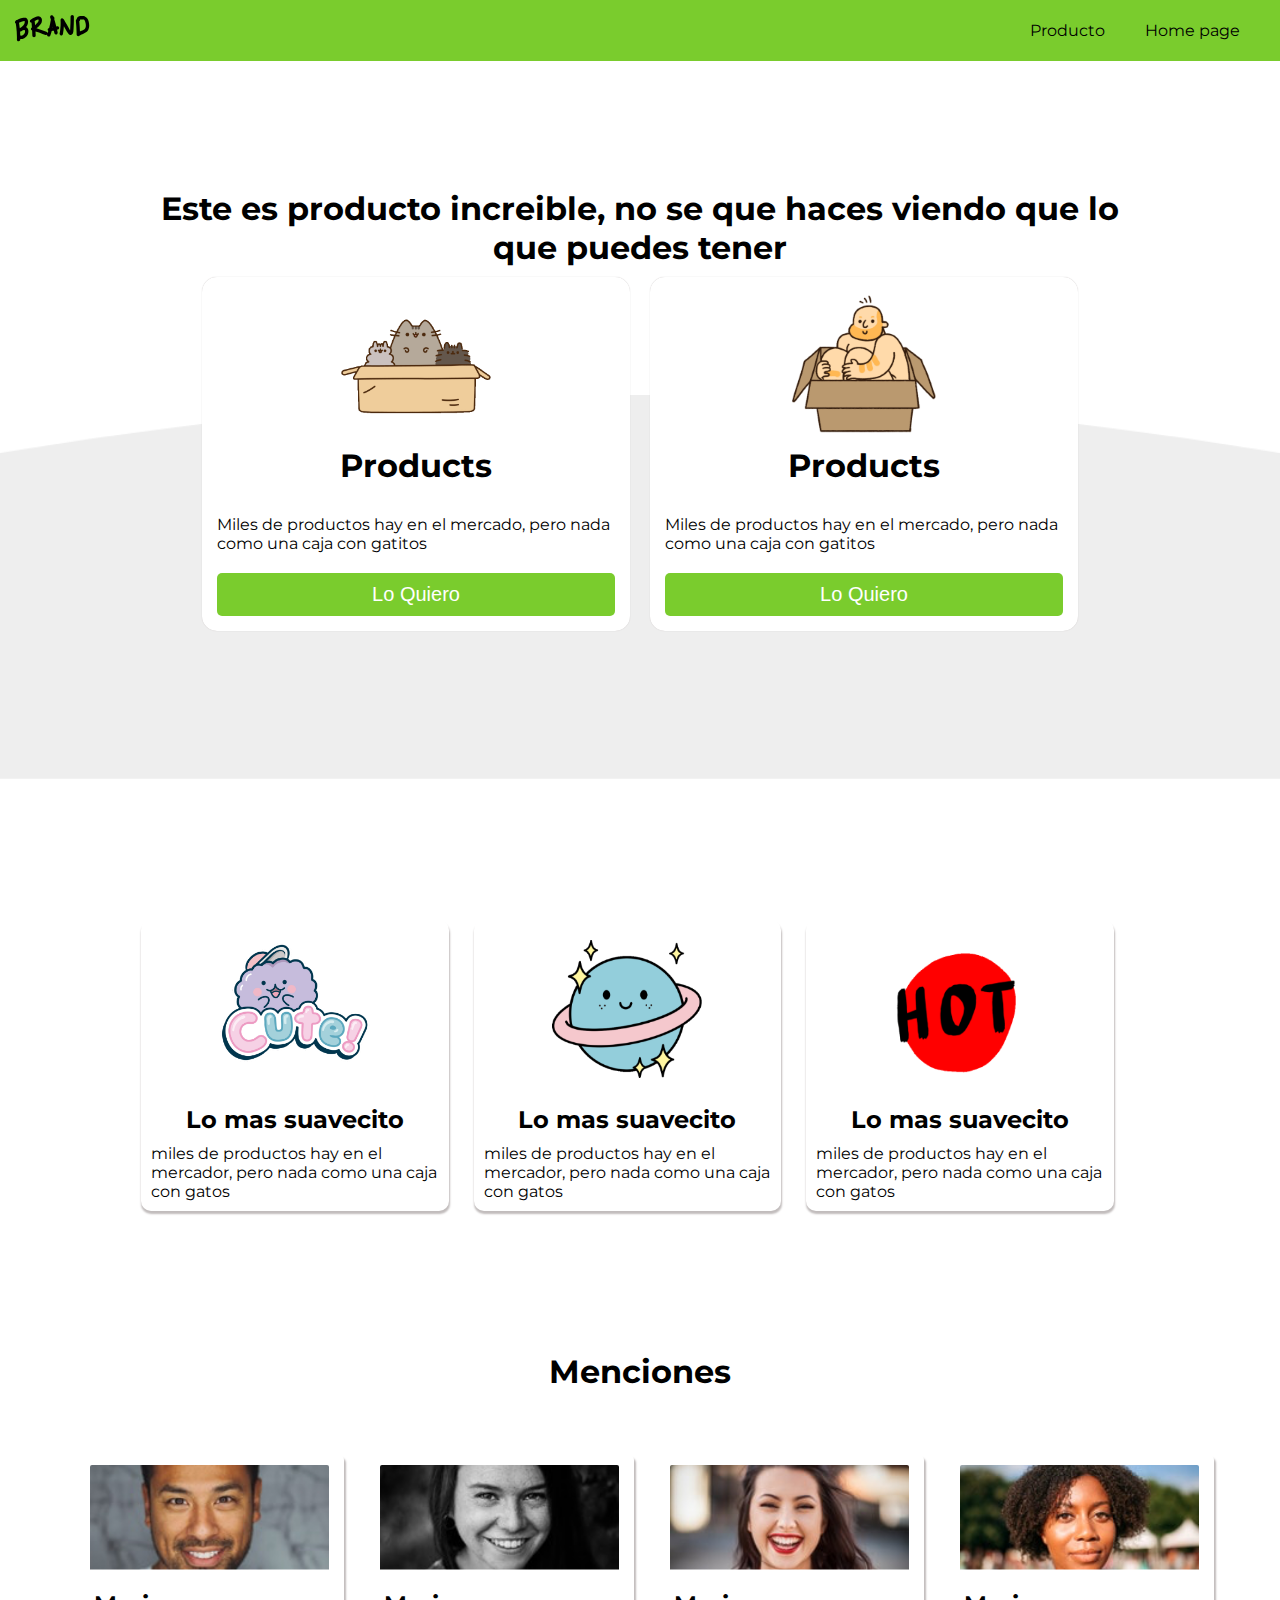
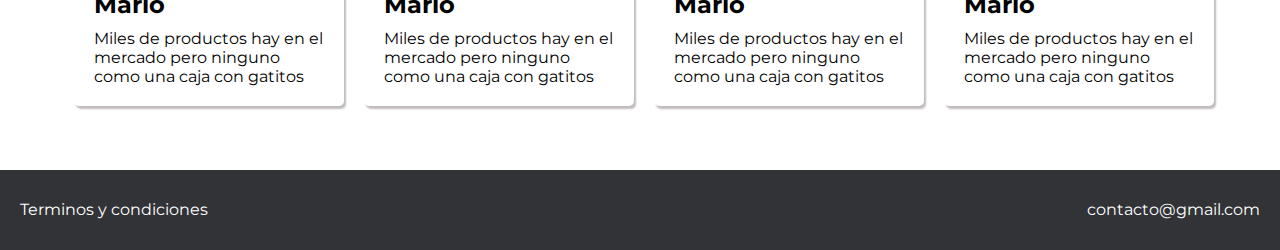
<file: index.html>
<!DOCTYPE html>
<html lang="en">

<head>
    <meta charset="UTF-8">
    <meta name="viewport" content="width=device-width, initial-scale=1.0">
    <link rel="shortcut icon" href="./img/box_cat.png" type="image/x-icon">
    <link rel="stylesheet" href="./css/style.css">
    <title>Brand</title>
    <link rel="stylesheet" href="https://cdnjs.cloudflare.com/ajax/libs/animate.css/4.1.1/animate.min.css" />
    <link rel="preconnect" href="https://fonts.gstatic.com">
    <link href="https://fonts.googleapis.com/css2?family=Montserrat:wght@300;400;700&display=swap" rel="stylesheet">
    <link rel="stylesheet" href="./css/mobile.css">
    <link rel="stylesheet" href="./css/animate.css">
</head>

<body>
    <header>
        <div class="container-navbar fadeDown ">
            <nav>
                <div class="container-navbar-logo">
                    <img src="./img/logo.png" alt="Logo">
                </div>
                <ul>
                    <li> <a href="./product.html"> Producto </a> </li>
                    <li> <a href="./index.html"> Home page </a> </li>
                </ul>
            </nav>
        </div>
    </header>
    <main>
        <div class="container-main">
            <h1 class="animate__animated animate__bounce animate__backInLeft"> Este es producto increible, no se que
                haces viendo que lo que puedes tener </h1>
        </div>
        <div class="container-curve">
            <div class="contet-cards fadeUp">
                <div class="card">
                    <div class="content-img">
                        <img src="./img/box_cat.png" alt="imagen">
                    </div>
                    <h1> Products </h1>
                    <p> Miles de productos hay en el mercado, pero nada como una caja con gatitos</p>
                    <a href="./venta.html">
                        <button type="button" class="main-button"> Lo Quiero </button>
                    </a>
                </div>
            </div>
            <div class="contet-cards fadeUp">
                <div class="card">
                    <div class="content-img">
                        <img src="./img/box_mr.png" alt="imagen">
                    </div>
                    <h1> Products </h1>
                    <p> Miles de productos hay en el mercado, pero nada como una caja con gatitos</p>
                    <a href="./venta.html">
                        <button type="submit" class="main-button"> Lo Quiero </button>
                    </a>
                </div>
            </div>
        </div>
        <section class="container-mention">
            <div class="content-mention">
                <div class="mention-img">
                    <img src="./img/b1.png" alt="Image of mention">
                </div>
                <h2> Lo mas suavecito </h2>
                <p> miles de productos hay en el mercador, pero nada como una caja con gatos </p>
            </div>
            <div class="content-mention">
                <div class="mention-img">
                    <img src="./img/b2.png" alt="Image of mention">
                </div>
                <h2> Lo mas suavecito </h2>
                <p> miles de productos hay en el mercador, pero nada como una caja con gatos </p>
            </div>
            <div class="content-mention">
                <div class="mention-img">
                    <img src="./img/b3.png" alt="Image of mention">
                </div>
                <h2> Lo mas suavecito </h2>
                <p> miles de productos hay en el mercador, pero nada como una caja con gatos </p>
            </div>
        </section>
        <h1 class="h1">Menciones</h1>
        <section class="container-testimony">
            <div class="testimony">
                <div class="testimony-img">
                    <img src="./img/mencion1.png" alt="img of testimony">
                </div>
                <div class="content-testimony">
                    <h2> Mario </h2>
                    <p> Miles de productos hay en el mercado pero ninguno como una caja con gatitos </p>
                </div>
            </div>
            <div class="testimony">
                <div class="testimony-img">
                    <img src="./img/mencion2.png" alt="img of testimony">
                </div>
                <div class="content-testimony">
                    <h2> Mario </h2>
                    <p> Miles de productos hay en el mercado pero ninguno como una caja con gatitos </p>
                </div>
            </div>
            <div class="testimony">
                <div class="testimony-img">
                    <img src="./img/mencion3.png" alt="img of testimony">
                </div>
                <div class="content-testimony">
                    <h2> Mario </h2>
                    <p> Miles de productos hay en el mercado pero ninguno como una caja con gatitos </p>
                </div>
            </div>
            <div class="testimony">
                <div class="testimony-img">
                    <img src="./img/mencion4.png" alt="img of testimony">
                </div>
                <div class="content-testimony">
                    <h2> Mario </h2>
                    <p> Miles de productos hay en el mercado pero ninguno como una caja con gatitos </p>
                </div>
            </div>
        </section>
    </main>
    <footer>
        <div class="container-footer">
            <div class="content-footer">
                <ul>
                    <li><a href=""> Terminos y condiciones </a></li>
                    <li><a href="mailto:contacto@gmail.com"> contacto@gmail.com</a></li>
                </ul>
            </div>
        </div>
    </footer>
</body>

</html>
</file>
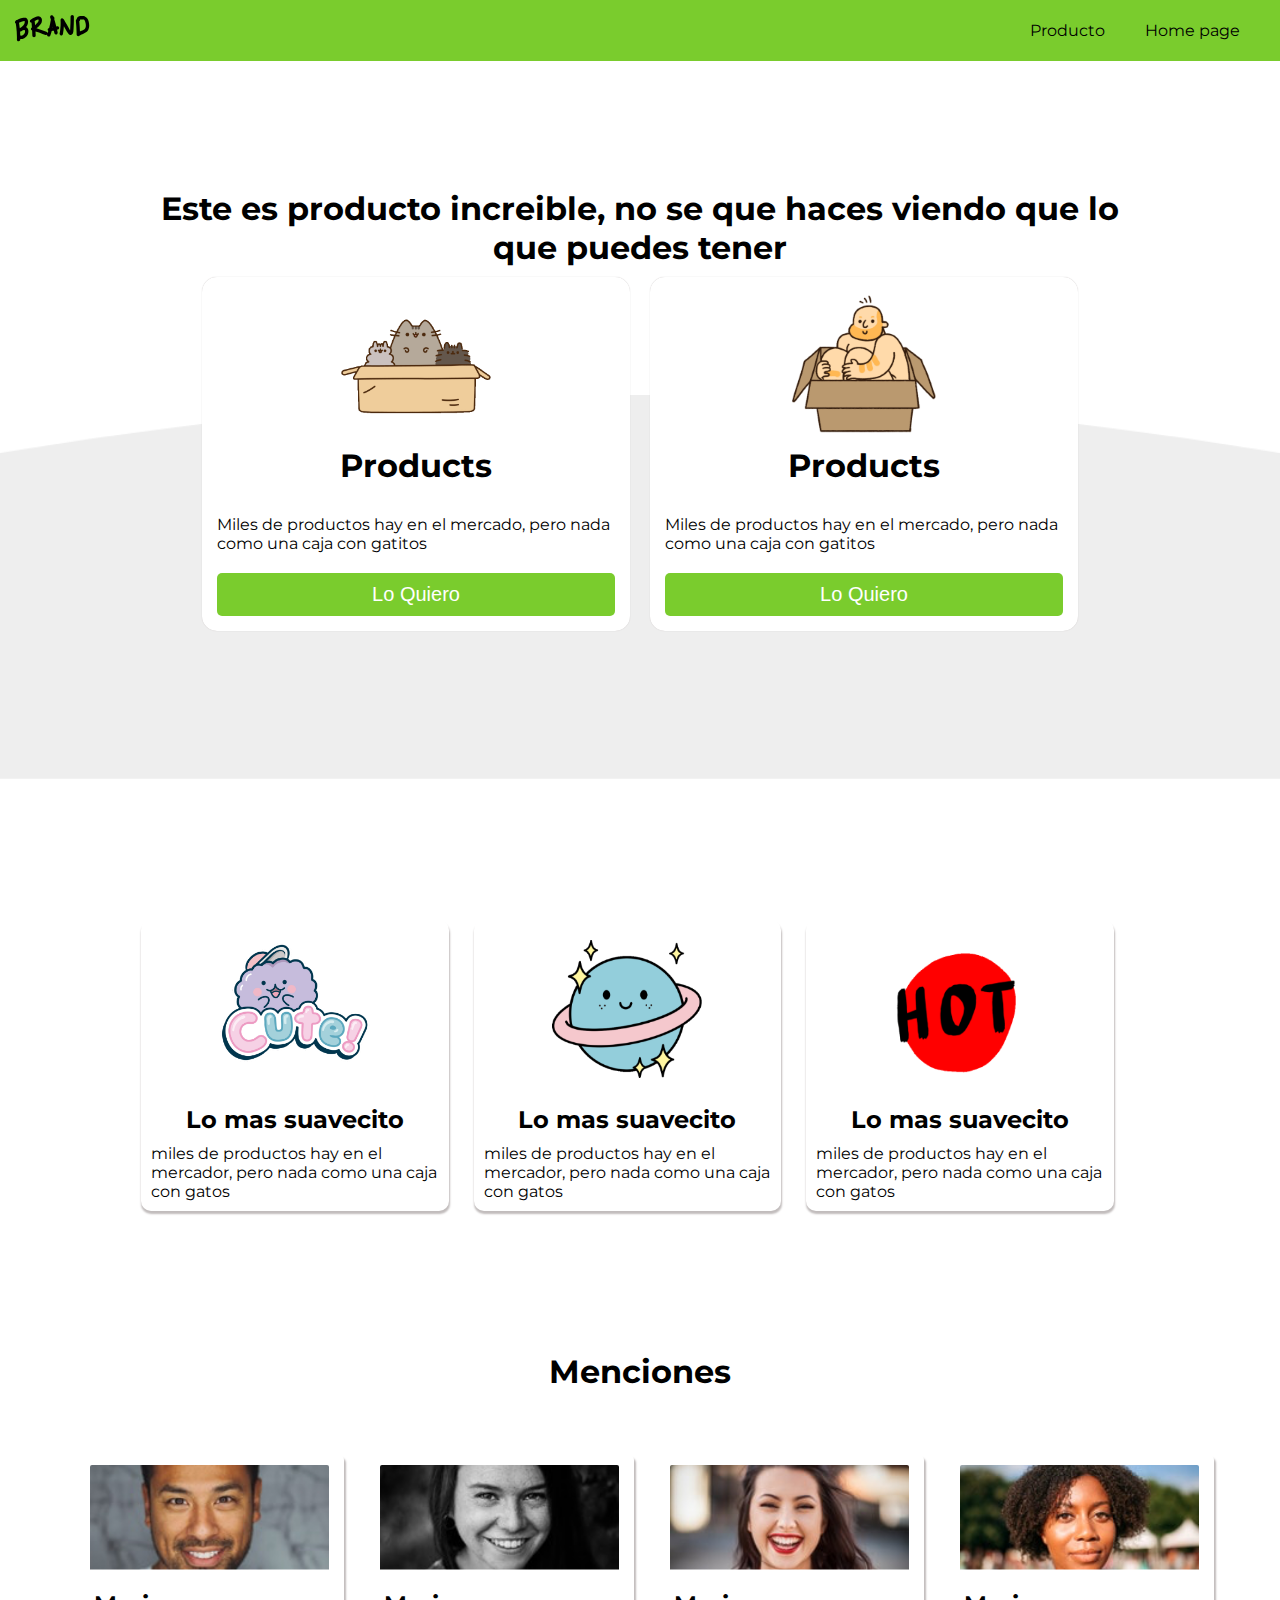
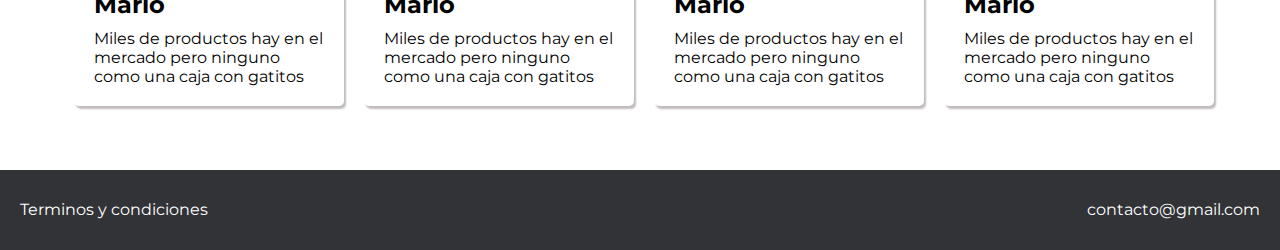
<file: docs/index.html>
<!DOCTYPE html>
<html lang="en">

<head>
    <meta charset="UTF-8">
    <meta name="viewport" content="width=device-width, initial-scale=1.0">
    <link rel="shortcut icon" href="../img/box_cat.png" type="image/x-icon">
    <link rel="stylesheet" href="../css/style.css">
    <title>Brand</title>
    <link rel="stylesheet" href="https://cdnjs.cloudflare.com/ajax/libs/animate.css/4.1.1/animate.min.css" />
    <link rel="preconnect" href="https://fonts.gstatic.com">
    <link href="https://fonts.googleapis.com/css2?family=Montserrat:wght@300;400;700&display=swap" rel="stylesheet">
    <link rel="stylesheet" href="../css/mobile.css">
    <link rel="stylesheet" href="../css/animate.css">
</head>

<body>
    <header>
        <div class="container-navbar fadeDown ">
            <nav>
                <div class="container-navbar-logo">
                    <img src="../img/logo.png" alt="Logo">
                </div>
                <ul>
                    <li> <a href="./product.html"> Producto </a> </li>
                    <li> <a href="./index.html"> Home page </a> </li>
                </ul>
            </nav>
        </div>
    </header>
    <main>
        <div class="container-main">
            <h1 class="animate__animated animate__bounce animate__backInLeft"> Este es producto increible, no se que
                haces viendo que lo que puedes tener </h1>
        </div>
        <div class="container-curve">
            <div class="contet-cards fadeUp">
                <div class="card">
                    <div class="content-img">
                        <img src="../img/box_cat.png" alt="imagen">
                    </div>
                    <h1> Products </h1>
                    <p> Miles de productos hay en el mercado, pero nada como una caja con gatitos</p>
                    <a href="./venta.html">
                        <button type="button" class="main-button"> Lo Quiero </button>
                    </a>
                </div>
            </div>
            <div class="contet-cards fadeUp">
                <div class="card">
                    <div class="content-img">
                        <img src="../img/box_mr.png" alt="imagen">
                    </div>
                    <h1> Products </h1>
                    <p> Miles de productos hay en el mercado, pero nada como una caja con gatitos</p>
                    <a href="./venta.html">
                        <button type="submit" class="main-button"> Lo Quiero </button>
                    </a>
                </div>
            </div>
        </div>
        <section class="container-mention">
            <div class="content-mention">
                <div class="mention-img">
                    <img src="../img/b1.png" alt="Image of mention">
                </div>
                <h2> Lo mas suavecito </h2>
                <p> miles de productos hay en el mercador, pero nada como una caja con gatos </p>
            </div>
            <div class="content-mention">
                <div class="mention-img">
                    <img src="../img/b2.png" alt="Image of mention">
                </div>
                <h2> Lo mas suavecito </h2>
                <p> miles de productos hay en el mercador, pero nada como una caja con gatos </p>
            </div>
            <div class="content-mention">
                <div class="mention-img">
                    <img src="../img/b3.png" alt="Image of mention">
                </div>
                <h2> Lo mas suavecito </h2>
                <p> miles de productos hay en el mercador, pero nada como una caja con gatos </p>
            </div>
        </section>
        <h1 class="h1">Menciones</h1>
        <section class="container-testimony">
            <div class="testimony">
                <div class="testimony-img">
                    <img src="../img/mencion1.png" alt="img of testimony">
                </div>
                <div class="content-testimony">
                    <h2> Mario </h2>
                    <p> Miles de productos hay en el mercado pero ninguno como una caja con gatitos </p>
                </div>
            </div>
            <div class="testimony">
                <div class="testimony-img">
                    <img src="../img/mencion2.png" alt="img of testimony">
                </div>
                <div class="content-testimony">
                    <h2> Mario </h2>
                    <p> Miles de productos hay en el mercado pero ninguno como una caja con gatitos </p>
                </div>
            </div>
            <div class="testimony">
                <div class="testimony-img">
                    <img src="../img/mencion3.png" alt="img of testimony">
                </div>
                <div class="content-testimony">
                    <h2> Mario </h2>
                    <p> Miles de productos hay en el mercado pero ninguno como una caja con gatitos </p>
                </div>
            </div>
            <div class="testimony">
                <div class="testimony-img">
                    <img src="../img/mencion4.png" alt="img of testimony">
                </div>
                <div class="content-testimony">
                    <h2> Mario </h2>
                    <p> Miles de productos hay en el mercado pero ninguno como una caja con gatitos </p>
                </div>
            </div>
        </section>
    </main>
    <footer>
        <div class="container-footer">
            <div class="content-footer">
                <ul>
                    <li><a href=""> Terminos y condiciones </a></li>
                    <li><a href="mailto:contacto@gmail.com"> contacto@gmail.com</a></li>
                </ul>
            </div>
        </div>
    </footer>
</body>

</html>
</file>
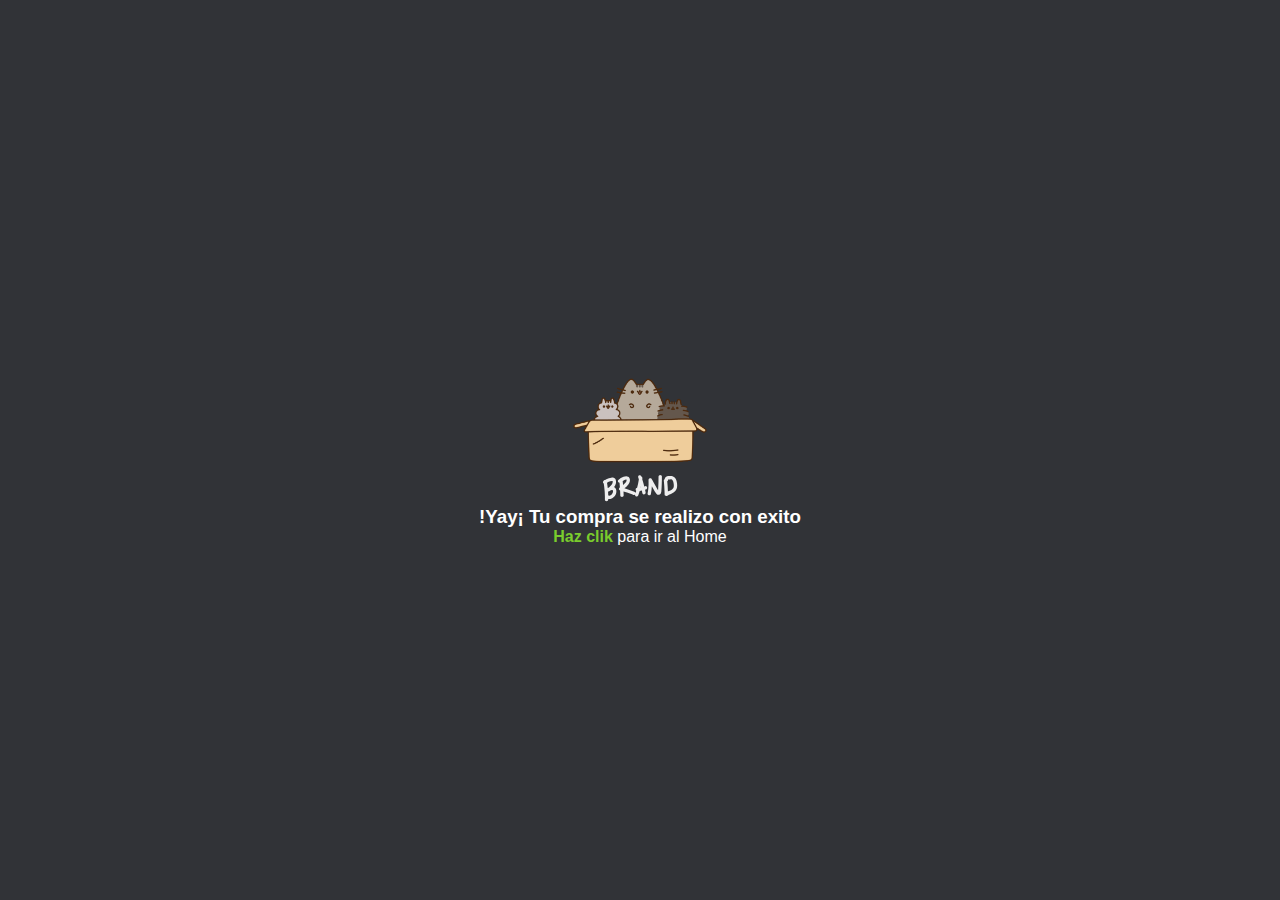
<file: docs/exito.html>
<!DOCTYPE html>
<html lang="en">

<head>
    <meta charset="UTF-8">
    <meta name="viewport" content="width=device-width, initial-scale=1.0">
    <title>Brand</title>
    <link rel="shortcut icon" href="../img/box_cat.png" type="image/x-icon">
    <link rel="stylesheet" href="../css/style.css">
    <link rel="stylesheet" href="https://cdnjs.cloudflare.com/ajax/libs/animate.css/4.1.1/animate.min.css" />
    <link rel="preconnect" href="https://fonts.gstatic.com">
    <link rel="stylesheet" href="../css/animate.css">
    <link rel="stylesheet" href="../css/paypal.css">
</head>

<body>
    <div class="content-paypal">
        <img src="../img/box_brand.png" alt="img of cat">
        <h3> !Yay¡ Tu compra se realizo con exito </h3>
        <p> <a href="./index.html">Haz clik</a> para ir al Home</p>
    </div>
</body>

</html>
</file>
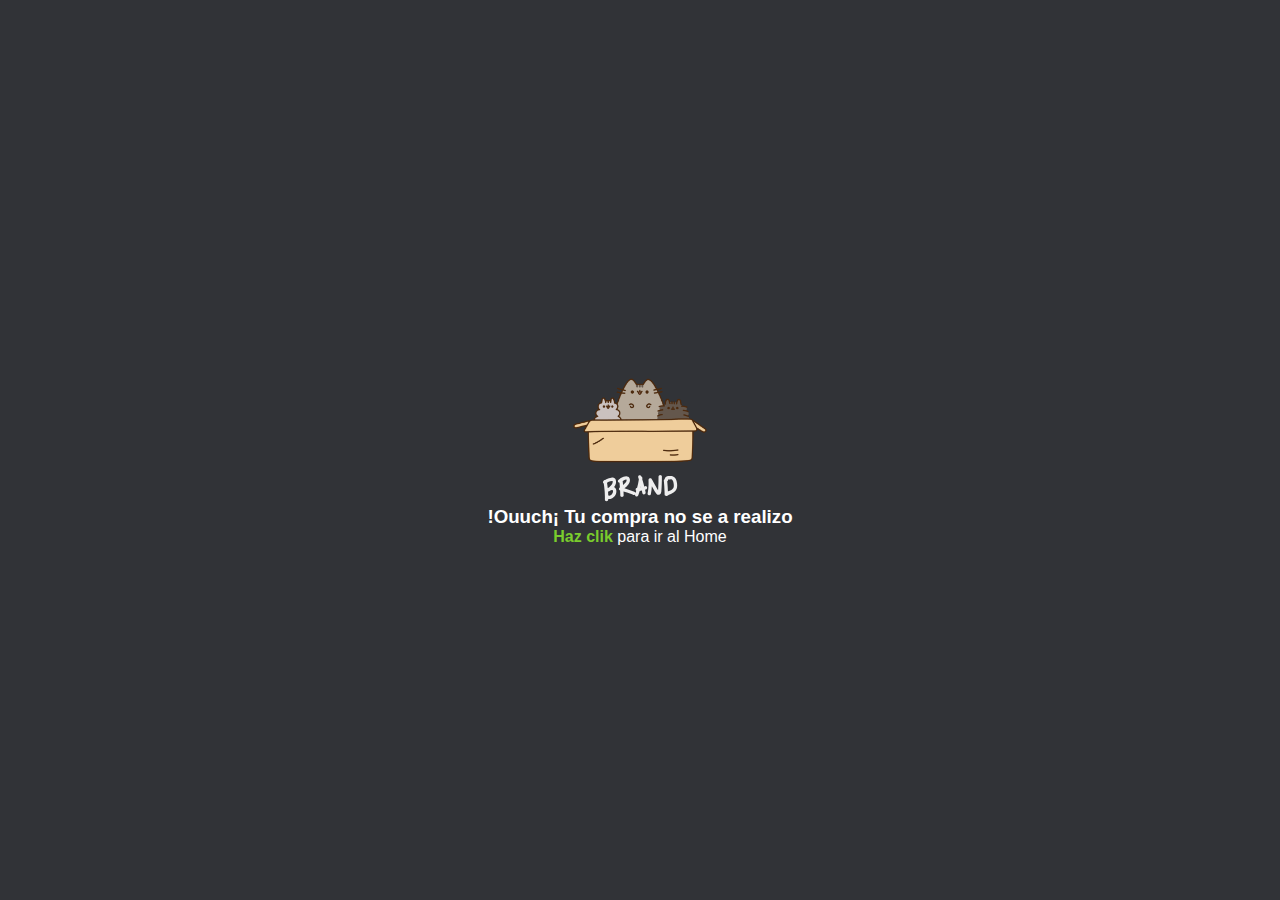
<file: docs/falla.html>
<!DOCTYPE html>
<html lang="en">

<head>
    <meta charset="UTF-8">
    <meta name="viewport" content="width=device-width, initial-scale=1.0">
    <title>Brand</title>
    <link rel="shortcut icon" href="../img/box_cat.png" type="image/x-icon">
    <link rel="stylesheet" href="../css/style.css">
    <link rel="stylesheet" href="https://cdnjs.cloudflare.com/ajax/libs/animate.css/4.1.1/animate.min.css" />
    <link rel="preconnect" href="https://fonts.gstatic.com">
    <link rel="stylesheet" href="../css/animate.css">
    <link rel="stylesheet" href="../css/paypal.css">
</head>

<body>
    <div class="content-paypal">
        <img src="../img/box_brand.png" alt="img of cat">
        <h3> !Ouuch¡ Tu compra no se a realizo  </h3>
        <p> <a href="./index.html">Haz clik</a> para ir al Home</p>
    </div>
</body>

</html>
</file>
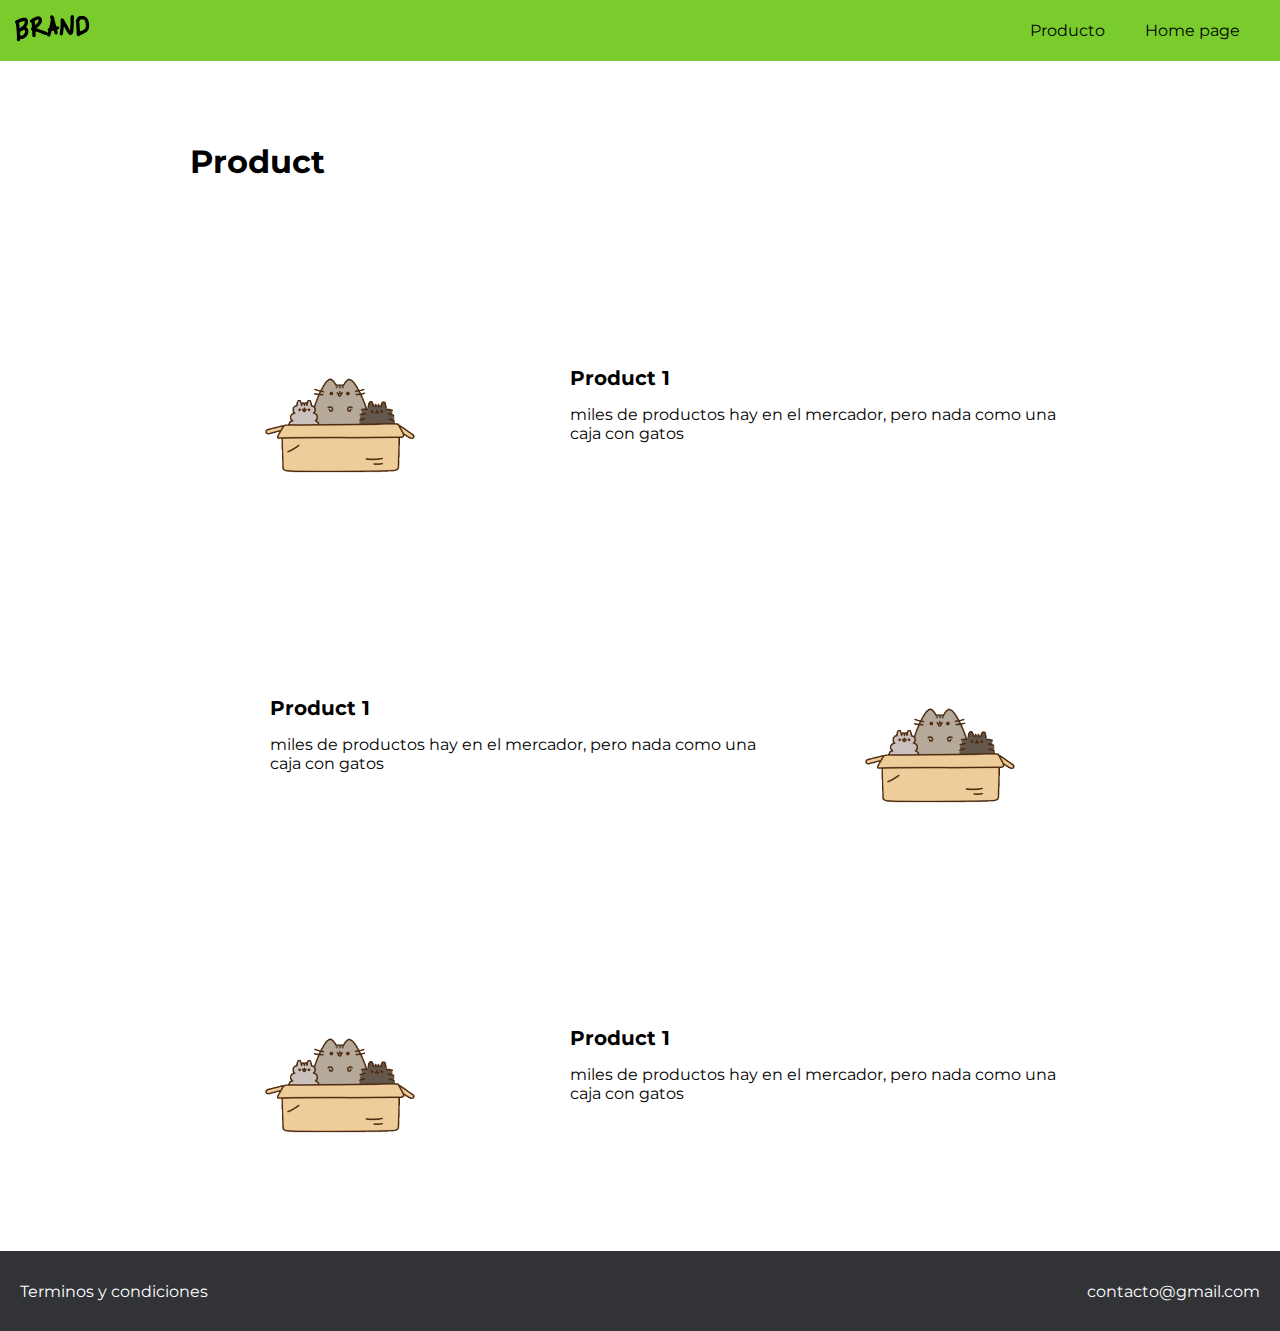
<file: docs/product.html>
<!DOCTYPE html>
<html lang="en">

<head>
    <meta charset="UTF-8">
    <meta name="viewport" content="width=device-width, initial-scale=1.0">
    <title>Brand</title>
    <link rel="stylesheet" href="../css/grid.css">
    <link rel="shortcut icon" href="../img/box_cat.png" type="image/x-icon">
    <link rel="stylesheet" href="../css/style.css">
    <link rel="stylesheet" href="https://cdnjs.cloudflare.com/ajax/libs/animate.css/4.1.1/animate.min.css" />
    <link rel="preconnect" href="https://fonts.gstatic.com">
    <link href="https://fonts.googleapis.com/css2?family=Montserrat:wght@300;400;700&display=swap" rel="stylesheet">
    <link rel="stylesheet" href="../css/mobile.css">
    <link rel="stylesheet" href="../css/animate.css">
</head>

<body>
    <header>
        <div class="container-navbar fadeDown ">
            <nav>
                <div class="container-navbar-logo">
                    <img src="../img/logo.png" alt="Logo">
                </div>
                <ul>
                    <li> <a href="./product.html"> Producto </a> </li>
                    <li> <a href="./index.html"> Home page </a> </li>
                    
                </ul>
            </nav>
        </div>
    </header>
    <main>
        <div class="container">
            <div class="row text-product">
                <h1 class="animate__animated animate__bounce animate__backInLeft"> Product</h1>
            </div>
            <div class="row fadeUp">
                <div class="colum-4">
                    <figure class="img-product">
                        <img src="../img/box_cat.png" alt="img of cat">
                    </figure>
                </div>
                <div class="colum-8 content-product">
                    <h2> Product 1</h2>
                    <p> miles de productos hay en el mercador, pero nada como una caja con gatos </p>
                </div>
            </div>
            <div class="row fadeUp">
                <div class="colum-8 content-product">
                    <h2> Product 1</h2>
                    <p> miles de productos hay en el mercador, pero nada como una caja con gatos </p>
                </div>
                <div class="colum-4 ">
                    <figure class="img-product">
                        <img src="../img/box_cat.png" alt="img of cat">
                    </figure>
                </div>
            </div>
            <div class="row fadeUp" >
                <div class="colum-4">
                    <figure class="img-product">
                        <img src="../img/box_cat.png" alt="img of cat">
                    </figure>
                </div>
                <div class="colum-8 content-product">
                    <h2> Product 1</h2>
                    <p> miles de productos hay en el mercador, pero nada como una caja con gatos </p>
                </div>
            </div>
        </div>
    </main>
    <footer>
        <div class="container-footer">
            <div class="content-footer">
                <ul>
                    <li><a href=""> Terminos y condiciones </a></li>
                    <li><a href="mailto:contacto@gmail.com"> contacto@gmail.com</a></li>
                </ul>
            </div>
        </div>
    </footer>
</body>

</html>
</file>
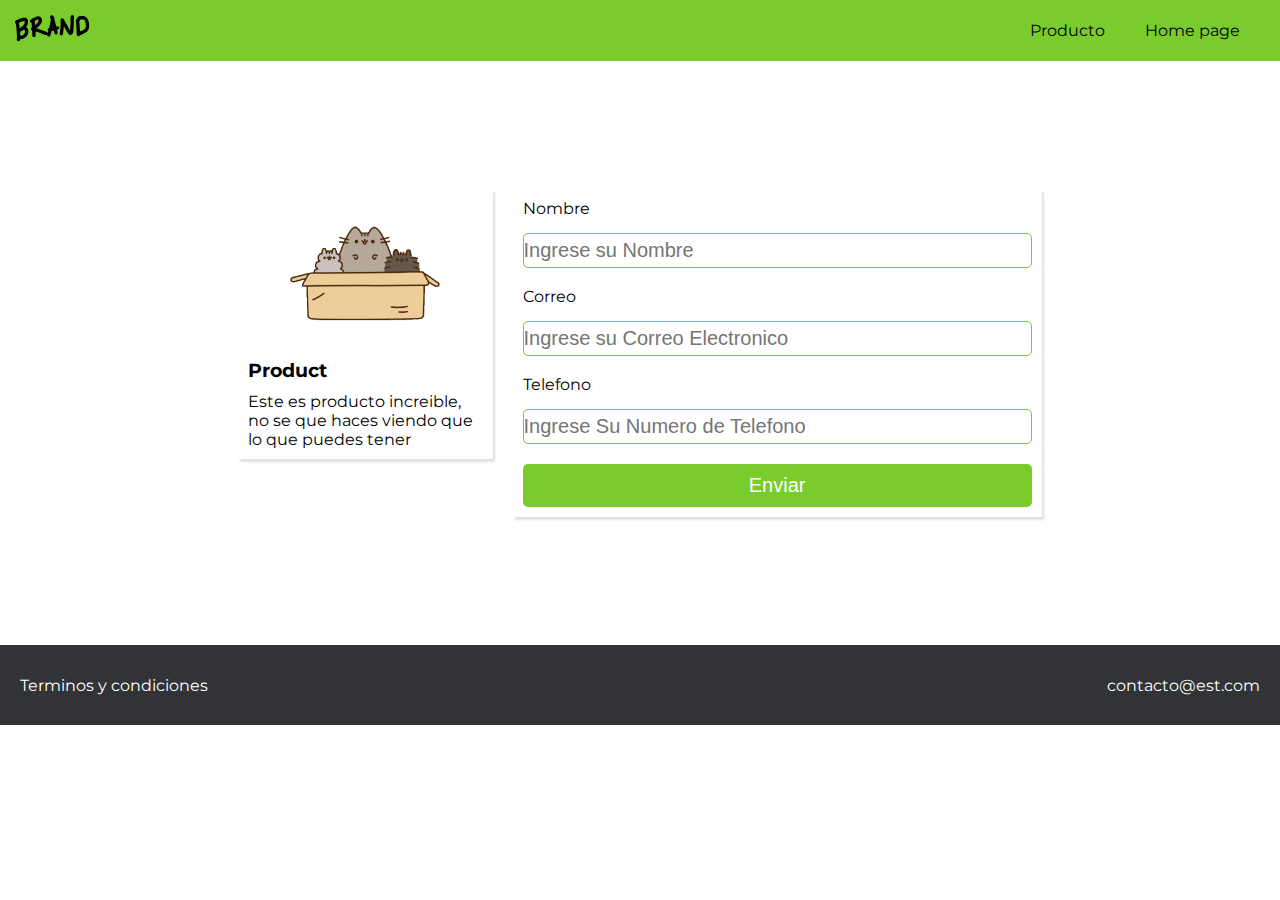
<file: docs/venta.html>
<!DOCTYPE html>
<html lang="en">

<head>
    <meta charset="UTF-8">
    <meta name="viewport" content="width=device-width, initial-scale=1.0">
    <title>Brand</title>
    <link rel="stylesheet" href="../css/grid.css">
    <link rel="shortcut icon" href="../img/box_cat.png" type="image/x-icon">
    <link rel="stylesheet" href="../css/style.css">
    <link rel="stylesheet" href="https://cdnjs.cloudflare.com/ajax/libs/animate.css/4.1.1/animate.min.css" />
    <link rel="preconnect" href="https://fonts.gstatic.com">
    <link href="https://fonts.googleapis.com/css2?family=Montserrat:wght@300;400;700&display=swap" rel="stylesheet">
    <link rel="stylesheet" href="../css/mobile.css">
    <link rel="stylesheet" href="../css/animate.css">
</head>

<body>
    <header>
        <div class="container-navbar fadeDown ">
            <nav>
                <div class="container-navbar-logo">
                    <img src="../img/logo.png" alt="Logo">
                </div>
                <ul>
                    <li> <a href="./product.html"> Producto </a> </li>
                    <li> <a href="./index.html"> Home page </a> </li>
                    
                </ul>
            </nav>
        </div>
    </header>
    <main>
        <div class="container container-form">
            <div class="row">
                <div class="colum-4">
                    <div class="content-payment fadeUp">
                        <figure class="payment-img" >
                            <img src="../img/box_cat.png" alt="img of cat">
                        </figure>
                        <h3> Product </h3>
                        <p> Este es producto increible, no se que haces viendo que lo que puedes tener</p>
                    </div>
                </div>
                <div class="colum-8">
                    <div class="content-payment animate__animated animate__bounce animate__backInLeft">
                        <form action="https://www.paypal.com/cgi-bin/webscr?cmd=_s-xclick&hosted_button_id=BFFSGNMKMXUNJ" method="POST"
                         target="_top">
                            <label for="name"> Nombre </label>  
                            <input type="text" id="name" placeholder="Ingrese su Nombre" name="name">
                            <br>
                            <label for="email"> Correo </label>
                            <input type="email" id="email" placeholder="Ingrese su Correo Electronico" name="email">
                            <br>
                            <label for="cellPhone"> Telefono </label>
                            <input type="text" id="cellPhone" placeholder="Ingrese Su Numero de Telefono" name="phone">
                            <button type="submit" class="main-button" > Enviar </button>
                        </form>
                    </div>
                </div>
            </div>
        </div>
    </main>
    <footer>
        <div class="container-footer">
            <div class="content-footer">
                <ul>
                    <li><a href=""> Terminos y condiciones </a></li>
                    <li><a href=""> contacto@est.com</a></li>
                </ul>
            </div>
        </div>
    </footer>
</body>

</html>
</file>
<file: css/style.css>
/* VAriables */

:root{
    --green-color: #7acc2d;
    --white-color: #ffffff;
    --padding:10px;
    --box-shadow:0 0 1px #c1bcbc;
}


*{
    padding: 0;
    margin: 0;
    box-sizing: border-box;
}

body{
    font-family: 'Montserrat', sans-serif;
}

.container-navbar{
    background-color: var(--green-color);
    padding: 15px;
}

.container-navbar nav{
    display: flex;
    justify-content: space-between;
    align-items: center;
}

.container-navbar ul{
    display: inherit;
    justify-content: space-between;
}

.container-navbar li{
    list-style: none;
    margin: 0 15px;
    padding-right: 10px;
}

.container-navbar a {
    text-decoration: none;
    font-weight: 400;
    color:black;
}

.container-navbar a:hover{
    color:var(--white-color);
}


/* main */

.container-main{
    padding: 10%;
    text-align: center;
}

.container-curve{
    background-image: url('../img/curve.png');
    height: 50px;
    background-position: center top;
    background-repeat: no-repeat;
    background-size: cover;
    padding: 15%;
    display: flex;
}


.contet-cards{
    padding: var(--padding);
    margin-top: -320px;
}

.contet-cards .card {
    background-color: var(--white-color);
    padding: 15px;
    border-radius: 15px;
    box-shadow: var(--box-shadow);
}

.contet-cards .card h1{
    text-align: center;
    padding-bottom: 30px;
}

.container-curve .contet-cards .card .content-img{
    text-align: center;
}


 /* .container-curve  */
.main-button{ 
    margin-top: 20px;
    color: var(--white-color);
    background-color:var(--green-color);
    width: 100%;
    padding: var(--padding);
    font-size: 20px;
    outline: none;
    cursor: pointer;
    border: none;
    border-radius: 5px;
}

.main-button:hover{
    background-color: #5e9e22;
}


/* home */

.container-mention{
    display: flex;
    justify-content: center;
    padding: 11%;
}

.content-mention{
    box-shadow: .5px 3px 2px 0px #c1bcbc ;
}

.container-mention .content-mention{
    padding: var(--padding );
    margin-right: 25px;
    background-color: var(--white-color);
    border-radius: 10px;
}

.container-mention .content-mention h2{
    text-align: center;
    padding: var(--padding);
}

.content-mention .mention-img{
    text-align: center;
    padding: var(--padding);
    height: 165px;
}

.content-mention .mention-img img{
    width: 150px;
}


/* ---------------------------------------------- */

.container-testimony{
    display: flex;
    padding: 5%;
}

.testimony{
    /* background-color: aqua; */
    margin: 0 10px;
    border-radius: 5px;
    padding: var(--padding);
    box-shadow: 2px 3px 2px 0px #c1bcbc ;
}



.testimony-img {
    display: flex;
    justify-content: center;
    width: 250px;
}


.testimony .content-testimony {
    padding: var(--padding);
}

.testimony .content-testimony h2{
    padding:10px 0;
}

.h1{
    text-align: center;
}

/* -------------------------------------------------------------- */

.content-mention:hover{
    background-color: #e4e4e4;
}

.container-footer{
    height: 80px;
    background-color: #313337;
}

.content-footer ul{
    height: 80px;
    list-style: none;
    padding: 20px;
    display: flex;
    justify-content: space-between;
    align-items: center;
}

.container-footer ul li a{
    text-decoration: none;
    color: var(--white-color);
}



/* --------------------------------------------------- */
.content-payment{
    background-color: var(--white-color);
    box-shadow: 2px 3px 2px 0px #e2dfdf ;
    padding: var(--padding);
}

.content-payment .payment-img{
    display: flex;
    justify-content: center;
}

.content-payment h3{
    padding: 10px 0px;
}

.content-payment input{
    margin-top: 15px;
    display: block;
    height: 35px;
    width: 100%;
    outline: none;
    font-size: 20px;
    border-radius: 5px;
    border: 1px solid var(--green-color);
}

.container-form{
    padding: 38px;
}
</file>
<file: css/mobile.css>
@media (max-width: 600px){
    .container-curve{
        display: inherit;
        height: auto;
    }
    .contet-cards{
        margin-top: auto;
    }
    .container-main{
        padding: 4%;
    }
    .container-mention,.container-testimony{
        flex-wrap: wrap;
    }
    .container-mention .content-mention{
        margin-bottom: 15px;
    }
    .testimony-img{
        width: auto;
    }
}
</file>
<file: css/paypal.css>
body{
    background-color: #313337;
    text-align: center;
    color: white;
    display: flex;
    justify-content: center;
    align-items: center;
    height: 100vh;
}

.content-paypal a{
    text-decoration: none;
    color:#7acc2d;
    font-weight: bold;
}

.content-paypal a:hover{
    font-size: 25px;
}
</file>
<file: css/grid.css>
.container{
    max-width: 900px;
    margin:0 auto;
}

.row{
    display: flex;
    padding: 80px 0px;
}

.colum-1{
    width: 8.33%;
}
.colum-2{
    width: 16.66%;
}
.colum-3{
    width: 24.99%;
}
.colum-4{
    width: 33.32%;
}
.colum-5{
    width: 41.65%;
}
.colum-6{
    width: 49.98%;
}
.colum-7{
    width: 58.31%;
}
.colum-8{
    width: 66.64%;
}
.colum-9{
    width: 74.97%;
}
.colum-10{
    width: 83.3%;
}
.colum-11{
    width: 91.63%;
}
.colum-12{
    width: 99.96%;
}

.colum-1,.colum-2,.colum-3,.colum-4,.colum-5,.colum-6,.colum-7,.colum-8,.colum-9,.colum-10,.colum-11,.colum-12{
   padding: 10px;
}

.text-product{
    height: 200px;
    display: flex;
    align-items: center;
}

.img-product{
    display: flex;
    align-content: center;
    justify-content: center;
}


.content-product h2{
    padding: 15px 0px;
    font-size: 20px;
}

.content-product{
    padding-left: 80px;

}


@media (max-width: 900px){
    .row{
        display: inherit;
    }
    .colum-1,.colum-2,.colum-3,.colum-4,.colum-5,.colum-6,.colum-7,.colum-8,.colum-9,.colum-10,.colum-11,.colum-12{
        width: 100%;
    }
}
</file>
